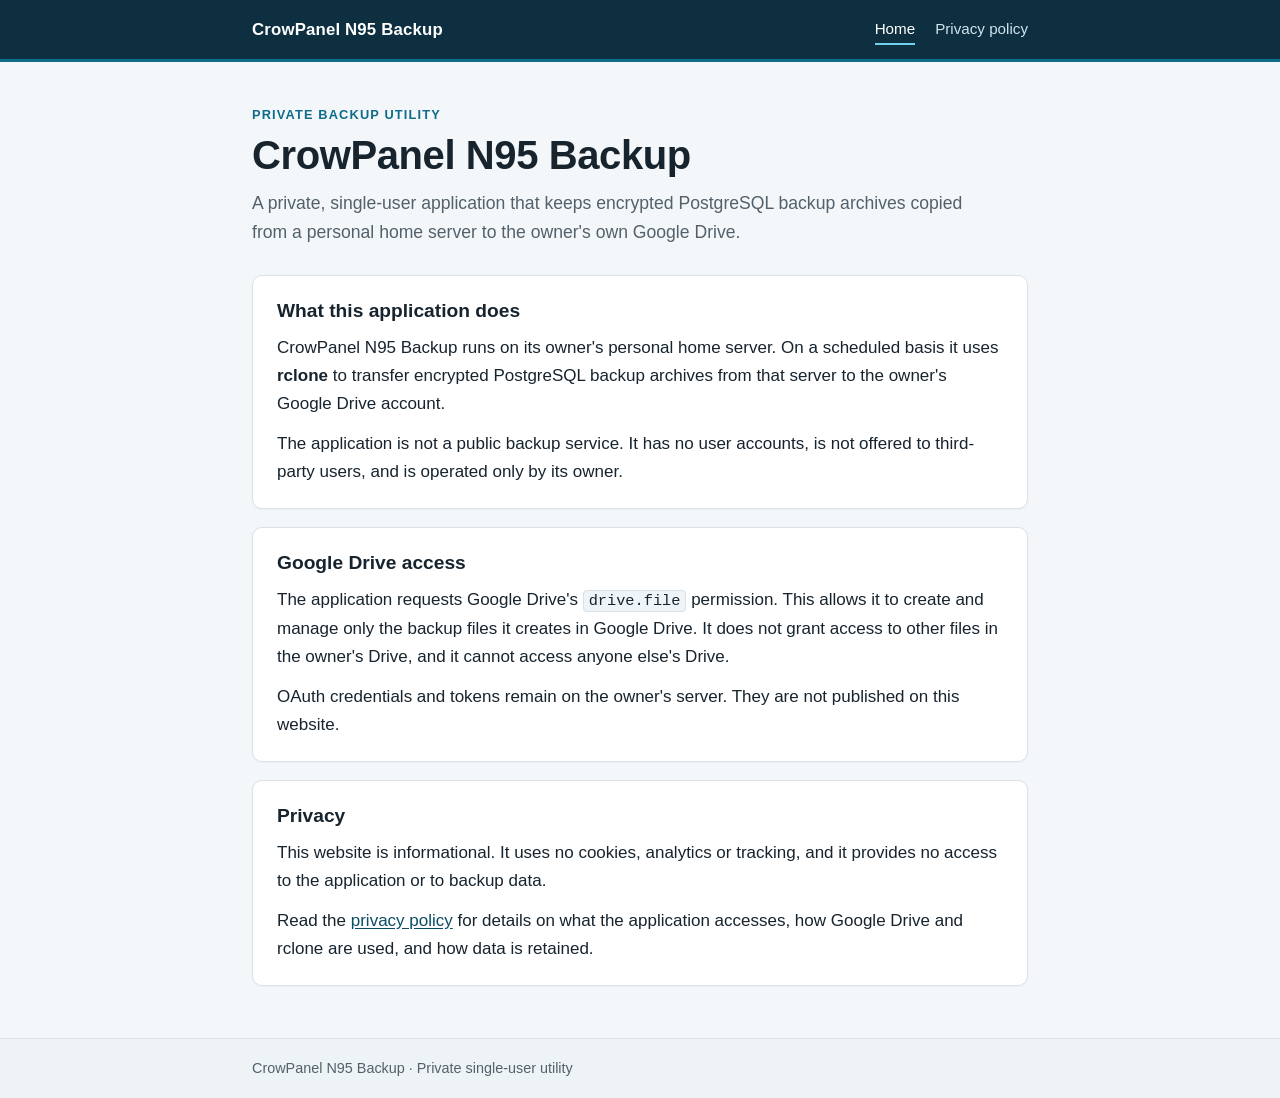
<file: index.html>
<!DOCTYPE html>
<html lang="en">
<head>
  <meta charset="utf-8">
  <meta name="viewport" content="width=device-width, initial-scale=1">
  <title>CrowPanel N95 Backup</title>
  <meta name="description" content="CrowPanel N95 Backup is a private, single-user utility that copies encrypted PostgreSQL backup archives to its owner's own Google Drive.">
  <link rel="stylesheet" href="style.css">
</head>
<body>
  <header class="site-header">
    <div class="wrap header-inner">
      <a class="brand" href="index.html">CrowPanel N95 Backup</a>
      <nav aria-label="Main navigation">
        <a href="index.html" aria-current="page">Home</a>
        <a href="privacy.html">Privacy policy</a>
      </nav>
    </div>
  </header>

  <main class="wrap">
    <section class="hero">
      <p class="eyebrow">Private backup utility</p>
      <h1>CrowPanel N95 Backup</h1>
      <p class="lead">
        A private, single-user application that keeps encrypted PostgreSQL
        backup archives copied from a personal home server to the owner's
        own Google Drive.
      </p>
    </section>

    <section class="card">
      <h2>What this application does</h2>
      <p>
        CrowPanel N95 Backup runs on its owner's personal home server. On a
        scheduled basis it uses <strong>rclone</strong> to transfer encrypted
        PostgreSQL backup archives from that server to the owner's Google
        Drive account.
      </p>
      <p>
        The application is not a public backup service. It has no user
        accounts, is not offered to third-party users, and is operated only
        by its owner.
      </p>
    </section>

    <section class="card">
      <h2>Google Drive access</h2>
      <p>
        The application requests Google Drive's <code>drive.file</code>
        permission. This allows it to create and manage only the backup files
        it creates in Google Drive. It does not grant access to other files in
        the owner's Drive, and it cannot access anyone else's Drive.
      </p>
      <p>
        OAuth credentials and tokens remain on the owner's server. They are
        not published on this website.
      </p>
    </section>

    <section class="card">
      <h2>Privacy</h2>
      <p>
        This website is informational. It uses no cookies, analytics or
        tracking, and it provides no access to the application or to backup
        data.
      </p>
      <p>
        Read the <a href="privacy.html">privacy policy</a> for details on what
        the application accesses, how Google Drive and rclone are used, and
        how data is retained.
      </p>
    </section>
  </main>

  <footer class="site-footer">
    <div class="wrap">
      <p>CrowPanel N95 Backup &middot; Private single-user utility</p>
    </div>
  </footer>
</body>
</html>
</file>
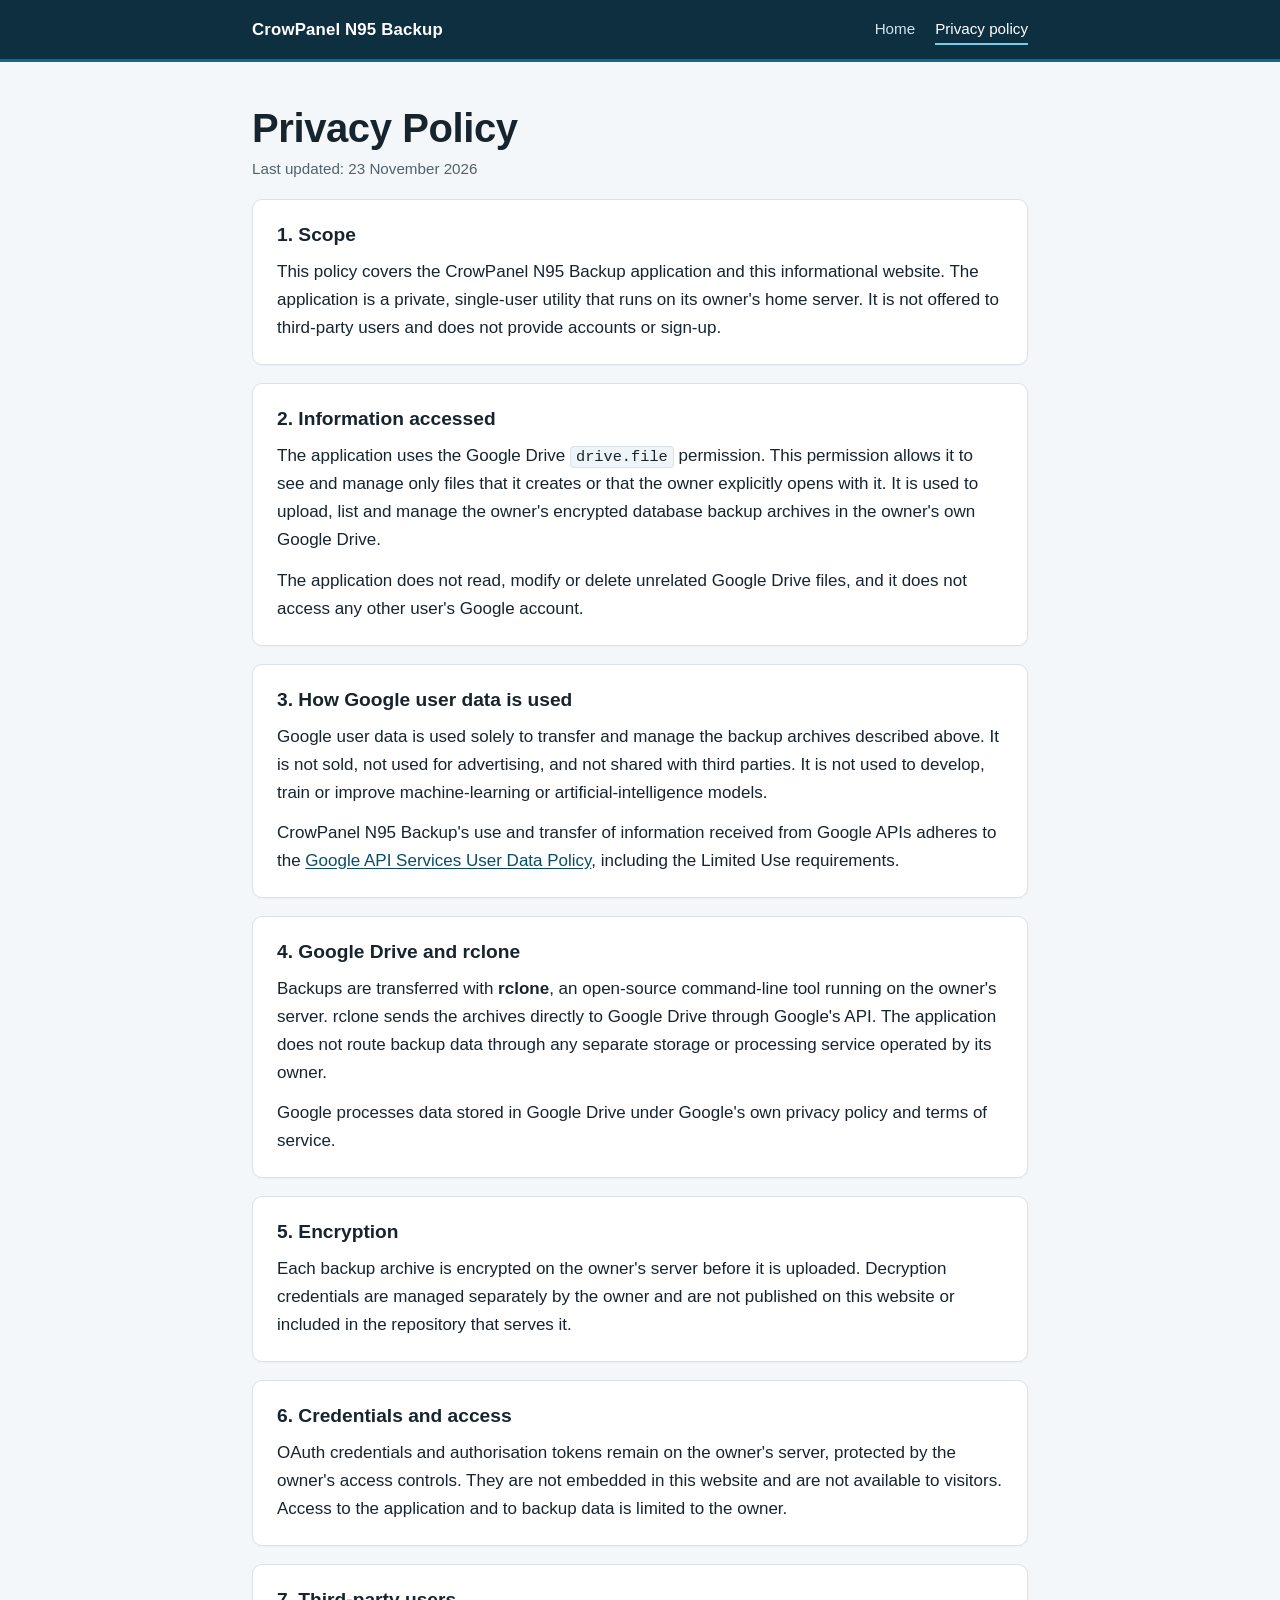
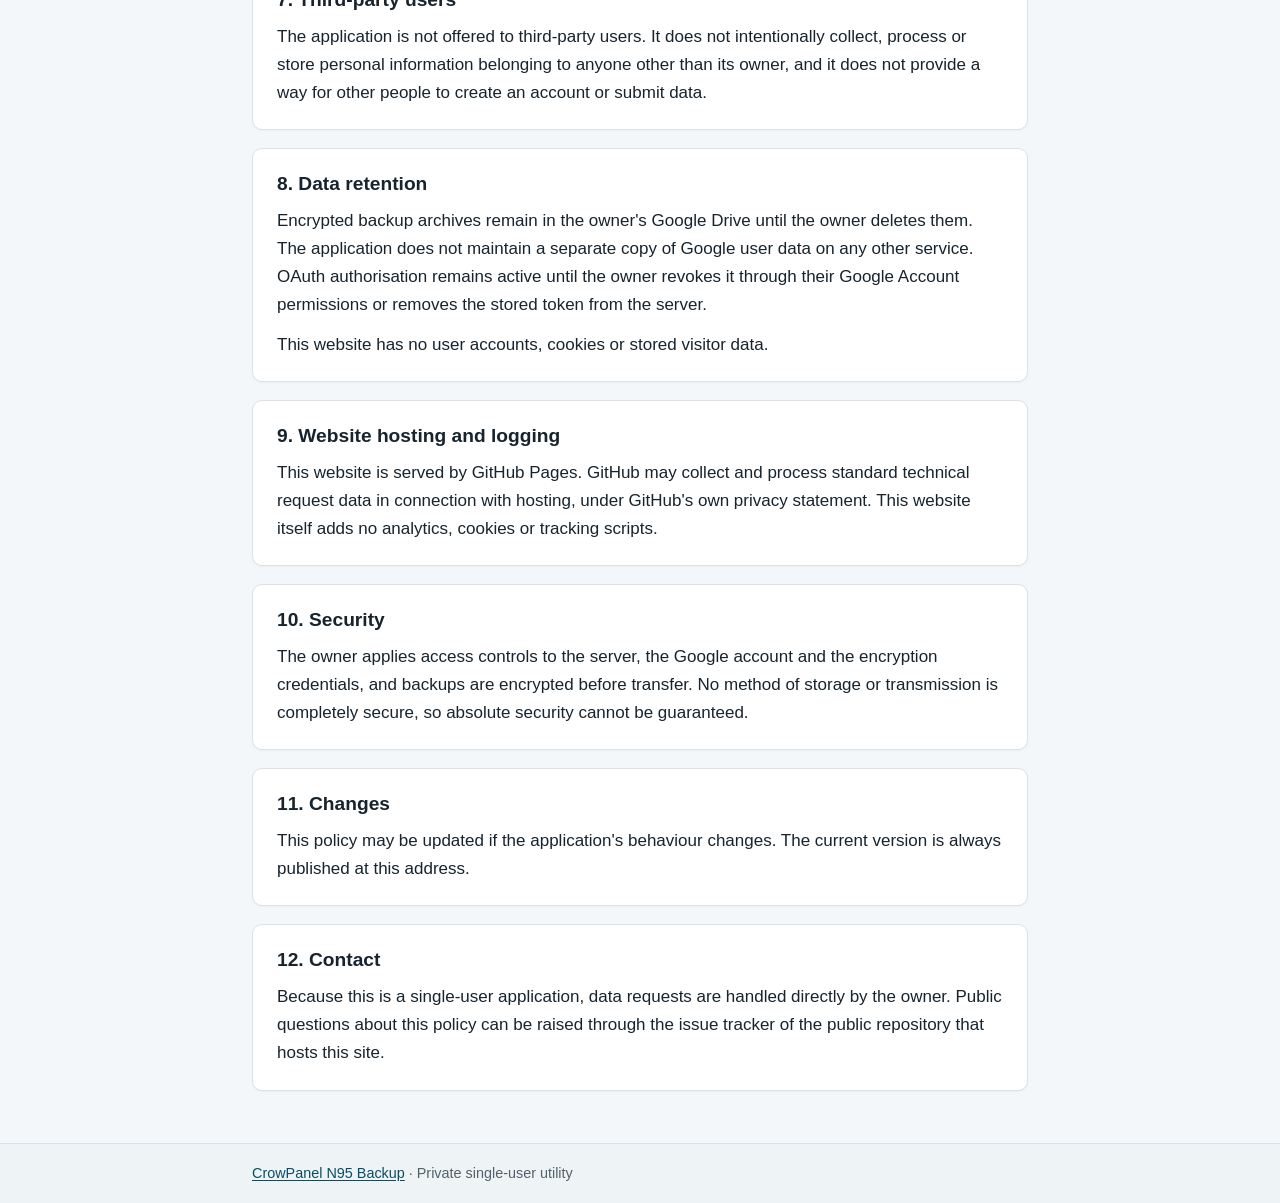
<file: privacy.html>
<!DOCTYPE html>
<html lang="en">
<head>
  <meta charset="utf-8">
  <meta name="viewport" content="width=device-width, initial-scale=1">
  <title>Privacy Policy &middot; CrowPanel N95 Backup</title>
  <meta name="description" content="Privacy policy for the private, single-user CrowPanel N95 Backup application.">
  <link rel="stylesheet" href="style.css">
</head>
<body>
  <header class="site-header">
    <div class="wrap header-inner">
      <a class="brand" href="index.html">CrowPanel N95 Backup</a>
      <nav aria-label="Main navigation">
        <a href="index.html">Home</a>
        <a href="privacy.html" aria-current="page">Privacy policy</a>
      </nav>
    </div>
  </header>

  <main class="wrap policy">
    <h1>Privacy Policy</h1>
    <p class="updated">Last updated: 23 November 2026</p>

    <section class="card">
      <h2>1. Scope</h2>
      <p>
        This policy covers the CrowPanel N95 Backup application and this
        informational website. The application is a private, single-user
        utility that runs on its owner's home server. It is not offered to
        third-party users and does not provide accounts or sign-up.
      </p>
    </section>

    <section class="card">
      <h2>2. Information accessed</h2>
      <p>
        The application uses the Google Drive <code>drive.file</code>
        permission. This permission allows it to see and manage only files
        that it creates or that the owner explicitly opens with it. It is used
        to upload, list and manage the owner's encrypted database backup
        archives in the owner's own Google Drive.
      </p>
      <p>
        The application does not read, modify or delete unrelated Google Drive
        files, and it does not access any other user's Google account.
      </p>
    </section>

    <section class="card">
      <h2>3. How Google user data is used</h2>
      <p>
        Google user data is used solely to transfer and manage the backup
        archives described above. It is not sold, not used for advertising,
        and not shared with third parties. It is not used to develop, train or
        improve machine-learning or artificial-intelligence models.
      </p>
      <p>
        CrowPanel N95 Backup's use and transfer of information received from
        Google APIs adheres to the
        <a href="https://developers.google.com/terms/api-services-user-data-policy" rel="noopener">Google API Services User Data Policy</a>,
        including the Limited Use requirements.
      </p>
    </section>

    <section class="card">
      <h2>4. Google Drive and rclone</h2>
      <p>
        Backups are transferred with <strong>rclone</strong>, an open-source
        command-line tool running on the owner's server. rclone sends the
        archives directly to Google Drive through Google's API. The
        application does not route backup data through any separate storage
        or processing service operated by its owner.
      </p>
      <p>
        Google processes data stored in Google Drive under Google's own
        privacy policy and terms of service.
      </p>
    </section>

    <section class="card">
      <h2>5. Encryption</h2>
      <p>
        Each backup archive is encrypted on the owner's server before it is
        uploaded. Decryption credentials are managed separately by the owner
        and are not published on this website or included in the repository
        that serves it.
      </p>
    </section>

    <section class="card">
      <h2>6. Credentials and access</h2>
      <p>
        OAuth credentials and authorisation tokens remain on the owner's
        server, protected by the owner's access controls. They are not
        embedded in this website and are not available to visitors. Access to
        the application and to backup data is limited to the owner.
      </p>
    </section>

    <section class="card">
      <h2>7. Third-party users</h2>
      <p>
        The application is not offered to third-party users. It does not
        intentionally collect, process or store personal information belonging
        to anyone other than its owner, and it does not provide a way for
        other people to create an account or submit data.
      </p>
    </section>

    <section class="card">
      <h2>8. Data retention</h2>
      <p>
        Encrypted backup archives remain in the owner's Google Drive until the
        owner deletes them. The application does not maintain a separate copy
        of Google user data on any other service. OAuth authorisation remains
        active until the owner revokes it through their Google Account
        permissions or removes the stored token from the server.
      </p>
      <p>
        This website has no user accounts, cookies or stored visitor data.
      </p>
    </section>

    <section class="card">
      <h2>9. Website hosting and logging</h2>
      <p>
        This website is served by GitHub Pages. GitHub may collect and process
        standard technical request data in connection with hosting, under
        GitHub's own privacy statement. This website itself adds no analytics,
        cookies or tracking scripts.
      </p>
    </section>

    <section class="card">
      <h2>10. Security</h2>
      <p>
        The owner applies access controls to the server, the Google account
        and the encryption credentials, and backups are encrypted before
        transfer. No method of storage or transmission is completely secure,
        so absolute security cannot be guaranteed.
      </p>
    </section>

    <section class="card">
      <h2>11. Changes</h2>
      <p>
        This policy may be updated if the application's behaviour changes. The
        current version is always published at this address.
      </p>
    </section>

    <section class="card">
      <h2>12. Contact</h2>
      <p>
        Because this is a single-user application, data requests are handled
        directly by the owner. Public questions about this policy can be raised
        through the issue tracker of the public repository that hosts this
        site.
      </p>
    </section>
  </main>

  <footer class="site-footer">
    <div class="wrap">
      <p><a href="index.html">CrowPanel N95 Backup</a> &middot; Private single-user utility</p>
    </div>
  </footer>
</body>
</html>
</file>
<file: style.css>
:root {
  color-scheme: light;
  --ink: #17242e;
  --muted: #52616b;
  --accent: #0e6b8a;
  --accent-dark: #0a4d64;
  --page: #f4f7f9;
  --card: #ffffff;
  --line: #d9e2e8;
}

* {
  box-sizing: border-box;
}

body {
  margin: 0;
  background: var(--page);
  color: var(--ink);
  font-family: -apple-system, BlinkMacSystemFont, "Segoe UI", Roboto, Helvetica, Arial, sans-serif;
  font-size: 17px;
  line-height: 1.65;
}

a {
  color: var(--accent-dark);
  text-underline-offset: 2px;
}

a:hover {
  color: var(--accent);
}

.site-header {
  background: #0d2f40;
  border-bottom: 3px solid var(--accent);
}

.header-inner {
  display: flex;
  flex-wrap: wrap;
  align-items: center;
  justify-content: space-between;
  gap: 8px 24px;
  padding-top: 14px;
  padding-bottom: 14px;
}

.brand {
  color: #ffffff;
  font-weight: 650;
  font-size: 1.05rem;
  letter-spacing: 0.01em;
  text-decoration: none;
}

.brand:hover {
  color: #cfeaf5;
}

nav {
  display: flex;
  gap: 20px;
}

nav a {
  color: #cfe4ee;
  text-decoration: none;
  font-size: 0.95rem;
  padding: 2px 0;
  border-bottom: 2px solid transparent;
}

nav a:hover,
nav a[aria-current="page"] {
  color: #ffffff;
  border-bottom-color: #6fd0ee;
}

.wrap {
  max-width: 820px;
  margin: 0 auto;
  padding-left: 22px;
  padding-right: 22px;
}

main {
  padding-top: 42px;
  padding-bottom: 52px;
}

.hero {
  padding-bottom: 10px;
}

.eyebrow {
  margin: 0 0 6px;
  color: var(--accent);
  font-size: 0.8rem;
  font-weight: 700;
  letter-spacing: 0.09em;
  text-transform: uppercase;
}

h1 {
  margin: 0 0 10px;
  font-size: clamp(1.9rem, 4.5vw, 2.5rem);
  line-height: 1.2;
  letter-spacing: -0.01em;
}

.lead {
  margin: 0;
  color: var(--muted);
  font-size: 1.1rem;
  max-width: 46rem;
}

h2 {
  margin: 0 0 10px;
  font-size: 1.2rem;
  line-height: 1.35;
}

.card {
  background: var(--card);
  border: 1px solid var(--line);
  border-radius: 10px;
  padding: 22px 24px;
  margin-top: 18px;
  box-shadow: 0 1px 2px rgba(13, 47, 64, 0.04);
}

.card p {
  margin: 0 0 12px;
}

.card p:last-child {
  margin-bottom: 0;
}

code {
  background: #eef4f7;
  border: 1px solid var(--line);
  border-radius: 4px;
  padding: 1px 5px;
  font-size: 0.9em;
  font-family: ui-monospace, SFMono-Regular, Menlo, Consolas, monospace;
}

.policy h1 {
  margin-bottom: 4px;
}

.updated {
  margin: 0 0 8px;
  color: var(--muted);
  font-size: 0.95rem;
}

.site-footer {
  border-top: 1px solid var(--line);
  background: #eef3f6;
  color: var(--muted);
  font-size: 0.9rem;
}

.site-footer p {
  margin: 0;
  padding-top: 18px;
  padding-bottom: 18px;
}

@media (max-width: 560px) {
  body {
    font-size: 16px;
  }

  main {
    padding-top: 30px;
  }

  .card {
    padding: 18px;
  }
}
</file>
